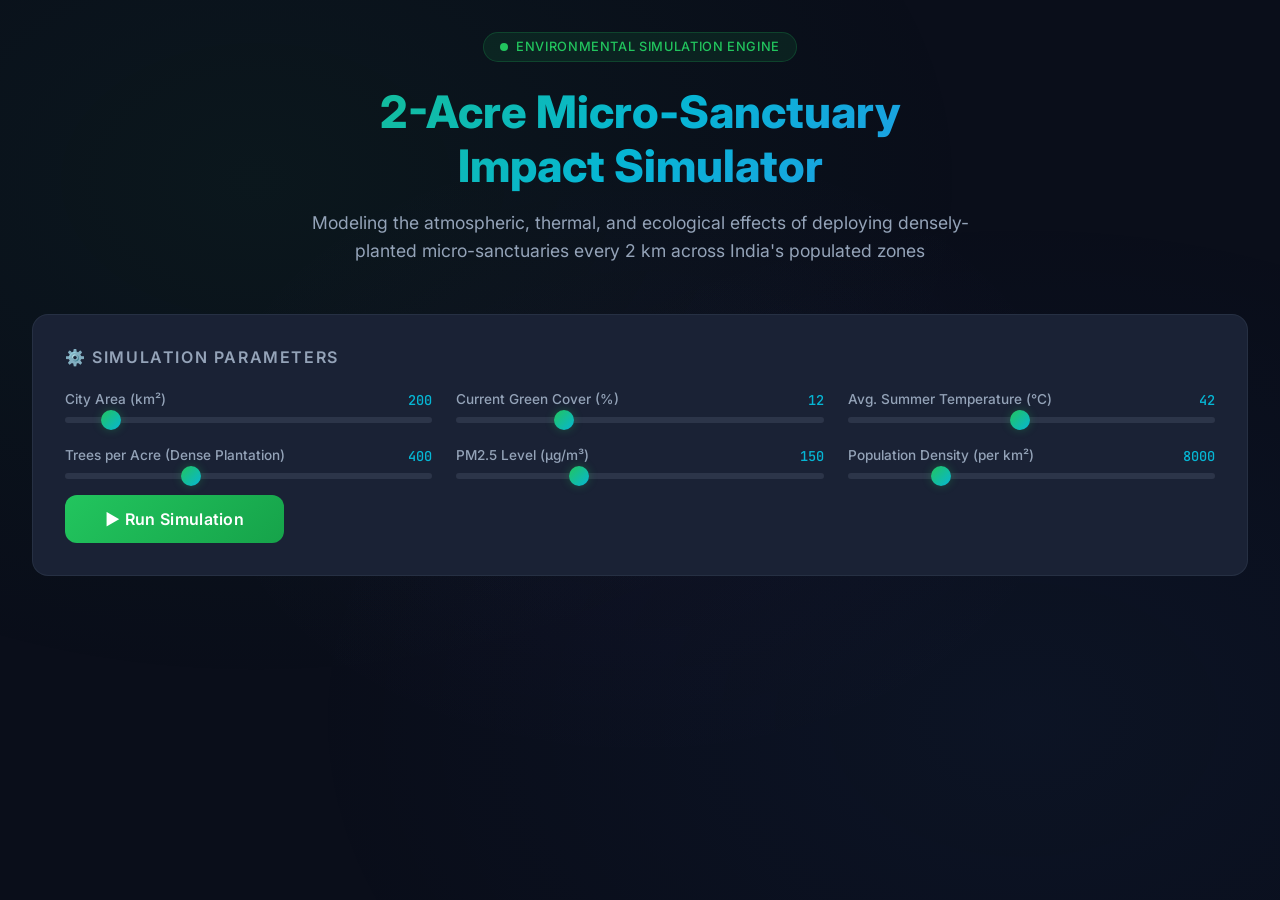
<file: simulation.html>
<!DOCTYPE html>
<html lang="en">
<head>
    <meta charset="UTF-8">
    <meta name="viewport" content="width=device-width, initial-scale=1.0">
    <title>2-Acre Micro-Sanctuary Environmental Impact Simulation</title>
    <link href="https://fonts.googleapis.com/css2?family=Inter:wght@300;400;500;600;700;800;900&family=JetBrains+Mono:wght@400;500&display=swap" rel="stylesheet">
    <style>
        :root {
            --bg-primary: #0a0e1a;
            --bg-secondary: #111827;
            --bg-card: #1a2235;
            --bg-card-hover: #1f2a40;
            --accent-green: #22c55e;
            --accent-green-glow: rgba(34, 197, 94, 0.15);
            --accent-red: #ef4444;
            --accent-red-glow: rgba(239, 68, 68, 0.15);
            --accent-blue: #3b82f6;
            --accent-blue-glow: rgba(59, 130, 246, 0.15);
            --accent-amber: #f59e0b;
            --accent-amber-glow: rgba(245, 158, 11, 0.15);
            --accent-purple: #a855f7;
            --accent-purple-glow: rgba(168, 85, 247, 0.15);
            --accent-cyan: #06b6d4;
            --text-primary: #f1f5f9;
            --text-secondary: #94a3b8;
            --text-muted: #64748b;
            --border: rgba(148, 163, 184, 0.1);
            --border-hover: rgba(148, 163, 184, 0.2);
        }

        * {
            margin: 0;
            padding: 0;
            box-sizing: border-box;
        }

        body {
            font-family: 'Inter', sans-serif;
            background: var(--bg-primary);
            color: var(--text-primary);
            min-height: 100vh;
            overflow-x: hidden;
        }

        /* Animated background */
        body::before {
            content: '';
            position: fixed;
            top: 0;
            left: 0;
            width: 100%;
            height: 100%;
            background:
                radial-gradient(ellipse at 20% 20%, rgba(34, 197, 94, 0.05) 0%, transparent 50%),
                radial-gradient(ellipse at 80% 80%, rgba(59, 130, 246, 0.05) 0%, transparent 50%),
                radial-gradient(ellipse at 50% 50%, rgba(168, 85, 247, 0.03) 0%, transparent 50%);
            pointer-events: none;
            z-index: 0;
        }

        .container {
            max-width: 1400px;
            margin: 0 auto;
            padding: 2rem;
            position: relative;
            z-index: 1;
        }

        /* Header */
        .header {
            text-align: center;
            margin-bottom: 3rem;
            animation: fadeInUp 0.8s ease;
        }

        .header-badge {
            display: inline-flex;
            align-items: center;
            gap: 0.5rem;
            padding: 0.4rem 1rem;
            background: rgba(34, 197, 94, 0.1);
            border: 1px solid rgba(34, 197, 94, 0.2);
            border-radius: 100px;
            font-size: 0.8rem;
            color: var(--accent-green);
            font-weight: 500;
            margin-bottom: 1.5rem;
            letter-spacing: 0.05em;
            text-transform: uppercase;
        }

        .header-badge::before {
            content: '';
            width: 8px;
            height: 8px;
            border-radius: 50%;
            background: var(--accent-green);
            animation: pulse 2s infinite;
        }

        h1 {
            font-size: 2.8rem;
            font-weight: 800;
            background: linear-gradient(135deg, #22c55e, #06b6d4, #3b82f6);
            -webkit-background-clip: text;
            -webkit-text-fill-color: transparent;
            background-clip: text;
            line-height: 1.2;
            margin-bottom: 1rem;
        }

        .subtitle {
            font-size: 1.1rem;
            color: var(--text-secondary);
            max-width: 700px;
            margin: 0 auto;
            line-height: 1.6;
        }

        /* Controls */
        .controls-panel {
            background: var(--bg-card);
            border: 1px solid var(--border);
            border-radius: 16px;
            padding: 2rem;
            margin-bottom: 2rem;
            animation: fadeInUp 0.8s ease 0.1s both;
        }

        .controls-title {
            font-size: 1rem;
            font-weight: 600;
            color: var(--text-secondary);
            margin-bottom: 1.5rem;
            text-transform: uppercase;
            letter-spacing: 0.1em;
        }

        .controls-grid {
            display: grid;
            grid-template-columns: repeat(auto-fit, minmax(280px, 1fr));
            gap: 1.5rem;
        }

        .control-group {
            display: flex;
            flex-direction: column;
            gap: 0.5rem;
        }

        .control-label {
            font-size: 0.85rem;
            color: var(--text-secondary);
            font-weight: 500;
        }

        .control-value {
            font-family: 'JetBrains Mono', monospace;
            font-size: 0.85rem;
            color: var(--accent-cyan);
            float: right;
        }

        input[type="range"] {
            -webkit-appearance: none;
            width: 100%;
            height: 6px;
            border-radius: 3px;
            background: rgba(148, 163, 184, 0.15);
            outline: none;
            transition: background 0.2s;
        }

        input[type="range"]::-webkit-slider-thumb {
            -webkit-appearance: none;
            width: 20px;
            height: 20px;
            border-radius: 50%;
            background: linear-gradient(135deg, var(--accent-green), var(--accent-cyan));
            cursor: pointer;
            box-shadow: 0 0 10px rgba(34, 197, 94, 0.3);
            transition: transform 0.2s;
        }

        input[type="range"]::-webkit-slider-thumb:hover {
            transform: scale(1.15);
        }

        .run-btn {
            display: inline-flex;
            align-items: center;
            justify-content: center;
            gap: 0.5rem;
            padding: 0.9rem 2.5rem;
            background: linear-gradient(135deg, #22c55e, #16a34a);
            color: white;
            border: none;
            border-radius: 12px;
            font-family: 'Inter', sans-serif;
            font-size: 1rem;
            font-weight: 600;
            cursor: pointer;
            transition: all 0.3s;
            margin-top: 1rem;
            letter-spacing: 0.02em;
        }

        .run-btn:hover {
            transform: translateY(-2px);
            box-shadow: 0 8px 25px rgba(34, 197, 94, 0.3);
        }

        .run-btn:active {
            transform: translateY(0);
        }

        .run-btn.running {
            background: linear-gradient(135deg, #f59e0b, #d97706);
            pointer-events: none;
        }

        /* Results Grid */
        .results-section {
            margin-top: 2rem;
        }

        .section-title {
            font-size: 1.4rem;
            font-weight: 700;
            margin-bottom: 1.5rem;
            display: flex;
            align-items: center;
            gap: 0.75rem;
        }

        .section-title .icon {
            width: 36px;
            height: 36px;
            border-radius: 10px;
            display: flex;
            align-items: center;
            justify-content: center;
            font-size: 1.2rem;
        }

        .comparison-grid {
            display: grid;
            grid-template-columns: 1fr 1fr;
            gap: 1.5rem;
            margin-bottom: 2rem;
        }

        .scenario-card {
            background: var(--bg-card);
            border: 1px solid var(--border);
            border-radius: 16px;
            padding: 1.5rem;
            transition: all 0.3s;
        }

        .scenario-card:hover {
            border-color: var(--border-hover);
        }

        .scenario-card.before {
            border-top: 3px solid var(--accent-red);
        }

        .scenario-card.after {
            border-top: 3px solid var(--accent-green);
        }

        .scenario-header {
            display: flex;
            align-items: center;
            gap: 0.75rem;
            margin-bottom: 1.25rem;
        }

        .scenario-dot {
            width: 12px;
            height: 12px;
            border-radius: 50%;
        }

        .before .scenario-dot {
            background: var(--accent-red);
            box-shadow: 0 0 10px var(--accent-red-glow);
        }

        .after .scenario-dot {
            background: var(--accent-green);
            box-shadow: 0 0 10px var(--accent-green-glow);
        }

        .scenario-label {
            font-size: 0.9rem;
            font-weight: 600;
            text-transform: uppercase;
            letter-spacing: 0.08em;
        }

        .before .scenario-label { color: var(--accent-red); }
        .after .scenario-label { color: var(--accent-green); }

        .metric-list {
            display: flex;
            flex-direction: column;
            gap: 1rem;
        }

        .metric-item {
            display: flex;
            justify-content: space-between;
            align-items: center;
            padding: 0.75rem 1rem;
            background: rgba(0,0,0,0.2);
            border-radius: 10px;
            transition: all 0.3s;
        }

        .metric-item:hover {
            background: rgba(0,0,0,0.3);
        }

        .metric-name {
            font-size: 0.85rem;
            color: var(--text-secondary);
            font-weight: 500;
        }

        .metric-value {
            font-family: 'JetBrains Mono', monospace;
            font-size: 1rem;
            font-weight: 600;
        }

        .before .metric-value { color: var(--accent-red); }
        .after .metric-value { color: var(--accent-green); }

        /* Impact Cards */
        .impact-grid {
            display: grid;
            grid-template-columns: repeat(auto-fit, minmax(220px, 1fr));
            gap: 1rem;
            margin-bottom: 2rem;
        }

        .impact-card {
            background: var(--bg-card);
            border: 1px solid var(--border);
            border-radius: 14px;
            padding: 1.5rem;
            text-align: center;
            transition: all 0.4s;
            position: relative;
            overflow: hidden;
        }

        .impact-card::before {
            content: '';
            position: absolute;
            top: 0;
            left: 0;
            right: 0;
            height: 2px;
            border-radius: 2px;
        }

        .impact-card.green::before { background: linear-gradient(90deg, var(--accent-green), var(--accent-cyan)); }
        .impact-card.blue::before { background: linear-gradient(90deg, var(--accent-blue), var(--accent-purple)); }
        .impact-card.amber::before { background: linear-gradient(90deg, var(--accent-amber), var(--accent-red)); }
        .impact-card.purple::before { background: linear-gradient(90deg, var(--accent-purple), var(--accent-blue)); }

        .impact-card:hover {
            transform: translateY(-4px);
            border-color: var(--border-hover);
        }

        .impact-icon {
            font-size: 2rem;
            margin-bottom: 0.75rem;
        }

        .impact-number {
            font-family: 'JetBrains Mono', monospace;
            font-size: 1.8rem;
            font-weight: 800;
            margin-bottom: 0.25rem;
        }

        .impact-card.green .impact-number { color: var(--accent-green); }
        .impact-card.blue .impact-number { color: var(--accent-blue); }
        .impact-card.amber .impact-number { color: var(--accent-amber); }
        .impact-card.purple .impact-number { color: var(--accent-purple); }

        .impact-label {
            font-size: 0.8rem;
            color: var(--text-muted);
            font-weight: 500;
        }

        .impact-delta {
            font-size: 0.75rem;
            font-weight: 600;
            margin-top: 0.5rem;
            padding: 0.2rem 0.6rem;
            border-radius: 100px;
            display: inline-block;
        }

        .impact-delta.positive {
            background: rgba(34, 197, 94, 0.1);
            color: var(--accent-green);
        }

        .impact-delta.negative {
            background: rgba(239, 68, 68, 0.1);
            color: var(--accent-red);
        }

        /* Chart area */
        .chart-container {
            background: var(--bg-card);
            border: 1px solid var(--border);
            border-radius: 16px;
            padding: 2rem;
            margin-bottom: 2rem;
        }

        .chart-title {
            font-size: 1rem;
            font-weight: 600;
            margin-bottom: 1.5rem;
            color: var(--text-secondary);
        }

        canvas {
            width: 100% !important;
            height: 300px !important;
        }

        /* Bar chart custom */
        .bar-chart {
            display: flex;
            align-items: flex-end;
            gap: 1rem;
            height: 280px;
            padding: 1rem 0;
        }

        .bar-group {
            flex: 1;
            display: flex;
            flex-direction: column;
            align-items: center;
            gap: 0.5rem;
            height: 100%;
            justify-content: flex-end;
        }

        .bar-pair {
            display: flex;
            gap: 4px;
            align-items: flex-end;
            height: 100%;
        }

        .bar {
            width: 28px;
            border-radius: 6px 6px 0 0;
            transition: height 1.5s cubic-bezier(0.34, 1.56, 0.64, 1);
            position: relative;
            cursor: pointer;
            min-height: 4px;
        }

        .bar.before-bar {
            background: linear-gradient(180deg, #ef4444, #b91c1c);
            box-shadow: 0 0 12px rgba(239, 68, 68, 0.2);
        }

        .bar.after-bar {
            background: linear-gradient(180deg, #22c55e, #15803d);
            box-shadow: 0 0 12px rgba(34, 197, 94, 0.2);
        }

        .bar:hover {
            filter: brightness(1.2);
        }

        .bar-tooltip {
            position: absolute;
            top: -35px;
            left: 50%;
            transform: translateX(-50%);
            background: var(--bg-primary);
            border: 1px solid var(--border);
            padding: 0.3rem 0.6rem;
            border-radius: 6px;
            font-family: 'JetBrains Mono', monospace;
            font-size: 0.7rem;
            white-space: nowrap;
            opacity: 0;
            transition: opacity 0.2s;
            pointer-events: none;
            z-index: 10;
        }

        .bar:hover .bar-tooltip {
            opacity: 1;
        }

        .bar-label {
            font-size: 0.7rem;
            color: var(--text-muted);
            text-align: center;
            max-width: 80px;
            line-height: 1.3;
        }

        .chart-legend {
            display: flex;
            justify-content: center;
            gap: 2rem;
            margin-top: 1rem;
        }

        .legend-item {
            display: flex;
            align-items: center;
            gap: 0.5rem;
            font-size: 0.8rem;
            color: var(--text-secondary);
        }

        .legend-dot {
            width: 12px;
            height: 12px;
            border-radius: 3px;
        }

        .legend-dot.before { background: var(--accent-red); }
        .legend-dot.after { background: var(--accent-green); }

        /* Gas composition ring */
        .gas-rings {
            display: grid;
            grid-template-columns: 1fr 1fr;
            gap: 2rem;
            margin-bottom: 2rem;
        }

        .ring-card {
            background: var(--bg-card);
            border: 1px solid var(--border);
            border-radius: 16px;
            padding: 2rem;
            text-align: center;
        }

        .ring-title {
            font-size: 0.9rem;
            font-weight: 600;
            margin-bottom: 1rem;
            text-transform: uppercase;
            letter-spacing: 0.05em;
        }

        .ring-card.before .ring-title { color: var(--accent-red); }
        .ring-card.after .ring-title { color: var(--accent-green); }

        svg.ring-svg {
            width: 200px;
            height: 200px;
            transform: rotate(-90deg);
        }

        .ring-center-text {
            font-family: 'JetBrains Mono', monospace;
            font-size: 0.9rem;
            color: var(--text-secondary);
        }

        .gas-legend {
            display: flex;
            flex-direction: column;
            gap: 0.5rem;
            margin-top: 1rem;
            text-align: left;
        }

        .gas-legend-item {
            display: flex;
            align-items: center;
            justify-content: space-between;
            padding: 0.4rem 0.6rem;
            border-radius: 6px;
            background: rgba(0,0,0,0.15);
            font-size: 0.8rem;
        }

        .gas-legend-left {
            display: flex;
            align-items: center;
            gap: 0.5rem;
        }

        .gas-dot {
            width: 10px;
            height: 10px;
            border-radius: 3px;
        }

        .gas-legend-value {
            font-family: 'JetBrains Mono', monospace;
            font-weight: 600;
            font-size: 0.8rem;
        }

        /* Temperature Heatmap */
        .heatmap-container {
            background: var(--bg-card);
            border: 1px solid var(--border);
            border-radius: 16px;
            padding: 2rem;
            margin-bottom: 2rem;
        }

        .heatmap-grid {
            display: grid;
            grid-template-columns: 1fr 1fr;
            gap: 2rem;
        }

        .heatmap-section {
            text-align: center;
        }

        .heatmap-label {
            font-size: 0.85rem;
            font-weight: 600;
            margin-bottom: 1rem;
            text-transform: uppercase;
            letter-spacing: 0.08em;
        }

        .heatmap {
            display: grid;
            grid-template-columns: repeat(12, 1fr);
            gap: 3px;
            margin-bottom: 0.75rem;
        }

        .heat-cell {
            aspect-ratio: 1;
            border-radius: 4px;
            transition: all 0.3s;
            cursor: crosshair;
            position: relative;
        }

        .heat-cell:hover {
            transform: scale(1.3);
            z-index: 2;
        }

        .heat-scale {
            display: flex;
            justify-content: space-between;
            font-size: 0.7rem;
            color: var(--text-muted);
            font-family: 'JetBrains Mono', monospace;
        }

        /* Verdict section */
        .verdict-card {
            background: linear-gradient(135deg, rgba(34, 197, 94, 0.08), rgba(6, 182, 212, 0.08));
            border: 1px solid rgba(34, 197, 94, 0.2);
            border-radius: 16px;
            padding: 2.5rem;
            text-align: center;
            margin-top: 2rem;
        }

        .verdict-emoji {
            font-size: 3rem;
            margin-bottom: 1rem;
        }

        .verdict-title {
            font-size: 1.5rem;
            font-weight: 700;
            margin-bottom: 0.75rem;
            color: var(--accent-green);
        }

        .verdict-text {
            font-size: 1rem;
            color: var(--text-secondary);
            line-height: 1.7;
            max-width: 700px;
            margin: 0 auto;
        }

        /* Progress bar */
        .sim-progress {
            width: 100%;
            height: 4px;
            background: rgba(148, 163, 184, 0.1);
            border-radius: 2px;
            margin: 1rem 0;
            overflow: hidden;
        }

        .sim-progress-bar {
            height: 100%;
            background: linear-gradient(90deg, var(--accent-green), var(--accent-cyan));
            border-radius: 2px;
            width: 0%;
            transition: width 0.3s;
        }

        /* Animations */
        @keyframes fadeInUp {
            from {
                opacity: 0;
                transform: translateY(20px);
            }
            to {
                opacity: 1;
                transform: translateY(0);
            }
        }

        @keyframes pulse {
            0%, 100% { opacity: 1; }
            50% { opacity: 0.5; }
        }

        @keyframes countUp {
            from { opacity: 0; }
            to { opacity: 1; }
        }

        .hidden {
            display: none;
        }

        .fade-in {
            animation: fadeInUp 0.6s ease both;
        }

        /* Responsive */
        @media (max-width: 768px) {
            .container { padding: 1rem; }
            h1 { font-size: 1.8rem; }
            .comparison-grid, .gas-rings, .heatmap-grid { grid-template-columns: 1fr; }
            .impact-grid { grid-template-columns: repeat(2, 1fr); }
            .bar { width: 18px; }
        }

        /* Methodology note */
        .methodology {
            background: var(--bg-card);
            border: 1px solid var(--border);
            border-radius: 16px;
            padding: 1.5rem;
            margin-top: 2rem;
        }

        .methodology summary {
            font-size: 0.9rem;
            font-weight: 600;
            color: var(--text-secondary);
            cursor: pointer;
            padding: 0.5rem 0;
        }

        .methodology-content {
            margin-top: 1rem;
            font-size: 0.82rem;
            color: var(--text-muted);
            line-height: 1.8;
        }

        .methodology-content ul {
            list-style: none;
            padding: 0;
        }

        .methodology-content li {
            padding: 0.3rem 0;
            padding-left: 1.2rem;
            position: relative;
        }

        .methodology-content li::before {
            content: '→';
            position: absolute;
            left: 0;
            color: var(--accent-cyan);
        }
    </style>
</head>
<body>
    <div class="container">
        <!-- Header -->
        <header class="header">
            <div class="header-badge">Environmental Simulation Engine</div>
            <h1>2-Acre Micro-Sanctuary<br>Impact Simulator</h1>
            <p class="subtitle">
                Modeling the atmospheric, thermal, and ecological effects of deploying densely-planted 
                micro-sanctuaries every 2 km across India's populated zones
            </p>
        </header>

        <!-- Controls -->
        <div class="controls-panel">
            <div class="controls-title">⚙️ Simulation Parameters</div>
            <div class="controls-grid">
                <div class="control-group">
                    <label class="control-label">
                        City Area (km²)
                        <span class="control-value" id="areaVal">200</span>
                    </label>
                    <input type="range" id="cityArea" min="50" max="1500" value="200" step="10">
                </div>
                <div class="control-group">
                    <label class="control-label">
                        Current Green Cover (%)
                        <span class="control-value" id="greenVal">12</span>
                    </label>
                    <input type="range" id="greenCover" min="3" max="35" value="12" step="1">
                </div>
                <div class="control-group">
                    <label class="control-label">
                        Avg. Summer Temperature (°C)
                        <span class="control-value" id="tempVal">42</span>
                    </label>
                    <input type="range" id="avgTemp" min="35" max="50" value="42" step="0.5">
                </div>
                <div class="control-group">
                    <label class="control-label">
                        Trees per Acre (Dense Plantation)
                        <span class="control-value" id="treesVal">400</span>
                    </label>
                    <input type="range" id="treesPerAcre" min="200" max="800" value="400" step="10">
                </div>
                <div class="control-group">
                    <label class="control-label">
                        PM2.5 Level (µg/m³)
                        <span class="control-value" id="pm25Val">150</span>
                    </label>
                    <input type="range" id="pm25" min="30" max="400" value="150" step="5">
                </div>
                <div class="control-group">
                    <label class="control-label">
                        Population Density (per km²)
                        <span class="control-value" id="popVal">8000</span>
                    </label>
                    <input type="range" id="popDensity" min="1000" max="30000" value="8000" step="500">
                </div>
            </div>
            <button class="run-btn" id="runBtn" onclick="runSimulation()">
                ▶ Run Simulation
            </button>
            <div class="sim-progress" id="progressContainer" style="display:none;">
                <div class="sim-progress-bar" id="progressBar"></div>
            </div>
        </div>

        <!-- Results (hidden until simulation runs) -->
        <div id="results" class="results-section hidden">

            <!-- Key Impact Numbers -->
            <div class="section-title">
                <span class="icon" style="background: var(--accent-green-glow); color: var(--accent-green);">📊</span>
                Net Impact Summary
            </div>
            <div class="impact-grid" id="impactGrid"></div>

            <!-- Before vs After Comparison -->
            <div class="section-title">
                <span class="icon" style="background: var(--accent-blue-glow); color: var(--accent-blue);">🔬</span>
                Detailed Before vs After Analysis
            </div>
            <div class="comparison-grid" id="comparisonGrid"></div>

            <!-- Gas Composition Rings -->
            <div class="section-title">
                <span class="icon" style="background: var(--accent-purple-glow); color: var(--accent-purple);">🌬️</span>
                Local Atmospheric Gas Composition (Near-Surface)
            </div>
            <div class="gas-rings" id="gasRings"></div>

            <!-- Bar Chart -->
            <div class="chart-container">
                <div class="chart-title">📉 Environmental Metrics Comparison (Before vs After)</div>
                <div class="bar-chart" id="barChart"></div>
                <div class="chart-legend">
                    <div class="legend-item"><div class="legend-dot before"></div> Before Policy</div>
                    <div class="legend-item"><div class="legend-dot after"></div> After Micro-Sanctuaries</div>
                </div>
            </div>

            <!-- Temperature Heatmap -->
            <div class="heatmap-container">
                <div class="chart-title">🌡️ Surface Temperature Distribution (Simulated Grid)</div>
                <div class="heatmap-grid" id="heatmapGrid"></div>
            </div>

            <!-- Verdict -->
            <div class="verdict-card" id="verdictCard"></div>

            <!-- Methodology -->
            <details class="methodology">
                <summary>📐 Simulation Methodology & Data Sources</summary>
                <div class="methodology-content">
                    <ul>
                        <li><strong>Oxygen Production:</strong> Based on USDA Forest Service estimates — one mature tree produces ~100 kg O₂/year. Dense plantations (Miyawaki method) can have 400-800 trees/acre.</li>
                        <li><strong>CO₂ Absorption:</strong> Average mature tree absorbs ~22 kg CO₂/year (EPA estimates). Dense canopy trees absorb more. We use a density-weighted model.</li>
                        <li><strong>Temperature Reduction:</strong> Research from IIT Bombay and IISC Bangalore shows dense urban tree cover reduces local temperatures by 2-8°C. We model based on canopy cover ratio within a 2km radius.</li>
                        <li><strong>PM2.5 Filtration:</strong> Dense tree canopies trap 7-24% of particulate matter in a 500m radius (Nature Sustainability, 2022). We use a conservative 15% reduction per micro-sanctuary zone.</li>
                        <li><strong>Evapotranspiration Cooling:</strong> Each large tree transpires ~400 liters/day in summer, producing cooling equivalent to 2 room ACs (US EPA). Scaled by tree density.</li>
                        <li><strong>Gas Composition:</strong> Atmospheric baselines from NOAA. Local deviations modeled using urban pollution gradients and photosynthesis rates per canopy area.</li>
                        <li><strong>Micro-Sanctuary Count:</strong> Calculated as city area ÷ (π × 2²) = area ÷ 12.57 km² per sanctuary zone (non-overlapping circles in a 2km radius grid).</li>
                        <li><strong>Note:</strong> This is an indicative model. Real-world outcomes depend on tree species, soil, water table, existing infrastructure, and maintenance. Numbers represent scientifically-grounded estimates, not precise predictions.</li>
                    </ul>
                </div>
            </details>
        </div>
    </div>

    <script>
        // Slider live updates
        const sliders = {
            cityArea: 'areaVal',
            greenCover: 'greenVal',
            avgTemp: 'tempVal',
            treesPerAcre: 'treesVal',
            pm25: 'pm25Val',
            popDensity: 'popVal'
        };

        Object.entries(sliders).forEach(([sliderId, valId]) => {
            const slider = document.getElementById(sliderId);
            const val = document.getElementById(valId);
            slider.addEventListener('input', () => {
                val.textContent = slider.value;
            });
        });

        function formatNum(n, decimals = 0) {
            if (Math.abs(n) >= 1e9) return (n / 1e9).toFixed(1) + 'B';
            if (Math.abs(n) >= 1e6) return (n / 1e6).toFixed(1) + 'M';
            if (Math.abs(n) >= 1e3) return (n / 1e3).toFixed(1) + 'K';
            return n.toFixed(decimals);
        }

        async function runSimulation() {
            const btn = document.getElementById('runBtn');
            const progress = document.getElementById('progressContainer');
            const progressBar = document.getElementById('progressBar');

            btn.classList.add('running');
            btn.textContent = '⏳ Simulating...';
            progress.style.display = 'block';

            // Gather inputs
            const cityArea = parseFloat(document.getElementById('cityArea').value);
            const greenCover = parseFloat(document.getElementById('greenCover').value) / 100;
            const avgTemp = parseFloat(document.getElementById('avgTemp').value);
            const treesPerAcre = parseFloat(document.getElementById('treesPerAcre').value);
            const pm25 = parseFloat(document.getElementById('pm25').value);
            const popDensity = parseFloat(document.getElementById('popDensity').value);

            // Animate progress
            for (let i = 0; i <= 100; i += 2) {
                progressBar.style.width = i + '%';
                await new Promise(r => setTimeout(r, 30));
            }

            // === SIMULATION CALCULATIONS ===

            // Number of micro-sanctuaries needed
            const sanctuaryZoneArea = Math.PI * 2 * 2; // π×r² for 2km radius ≈ 12.57 km²
            const numSanctuaries = Math.ceil(cityArea / sanctuaryZoneArea);
            const acresPerSanctuary = 2;
            const totalAcres = numSanctuaries * acresPerSanctuary;
            const totalHectares = totalAcres * 0.4047;
            const totalSanctuaryKm2 = totalHectares / 100;

            // Trees planted
            const totalTrees = numSanctuaries * acresPerSanctuary * treesPerAcre;

            // ----- OXYGEN -----
            // One mature tree: ~100 kg O₂/year
            const o2PerTree = 100; // kg/year
            const totalO2Produced = totalTrees * o2PerTree; // kg/year
            const totalO2Tons = totalO2Produced / 1000;
            // Human needs ~740 kg O₂/year
            const humansSupported = Math.floor(totalO2Produced / 740);

            // ----- CO₂ -----
            const co2PerTree = 22; // kg/year (EPA average)
            const totalCO2Absorbed = totalTrees * co2PerTree;
            const totalCO2Tons = totalCO2Absorbed / 1000;

            // Before: city CO₂ (rough estimate based on urban emissions)
            // Average Indian city: ~4-6 tons CO₂ per capita
            const population = cityArea * popDensity;
            const cityEmissionsTons = population * 2.5; // 2.5 tons/capita for Indian cities (transport, domestic)
            const co2ReductionPercent = (totalCO2Tons / cityEmissionsTons) * 100;

            // ----- TEMPERATURE -----
            // Dense urban forest: ~2-8°C reduction locally
            // Model: temp reduction proportional to new green fraction
            const newGreenFraction = totalSanctuaryKm2 / cityArea;
            const effectiveGreenAfter = greenCover + newGreenFraction;
            // Empirical: every 10% increase in green cover → ~1.5°C cooling
            const tempReduction = (newGreenFraction * 100) * 0.15;
            // Local effect near sanctuaries is much higher
            const localTempReduction = Math.min(tempReduction * 8, 7);
            const avgTempAfter = avgTemp - tempReduction;
            const localTempAfter = avgTemp - localTempReduction;

            // ----- PM2.5 -----
            const pm25ReductionFactor = 0.15 * Math.min(newGreenFraction * 10, 1);
            const pm25After = pm25 * (1 - pm25ReductionFactor);
            const pm25Reduction = pm25 - pm25After;

            // ----- Evapotranspiration / Cooling -----
            // Each tree transpires ~400L/day in summer
            const totalWaterTranspired = totalTrees * 400; // liters/day
            const coolingKWH = totalWaterTranspired * 0.68 / 1000; // latent heat cooling (kWh equivalent)
            const acEquivalent = Math.floor(coolingKWH / 3.5); // 1 AC ≈ 3.5 kWh

            // ----- LOCAL GAS COMPOSITION (near-surface, within sanctuary zone) -----
            // Standard atmosphere: N₂ 78.09%, O₂ 20.95%, Ar 0.93%, CO₂ 0.042%
            // In polluted urban area: O₂ slightly lower (~20.8%), CO₂ higher (~0.05-0.06%)
            // With dense forest: O₂ locally higher (~21.0-21.2%), CO₂ lower
            const gasBeforeO2 = 20.80 - (pm25 / 10000);
            const gasBeforeCO2 = 0.042 + (pm25 / 5000) + (popDensity / 500000);
            const gasBeforeNO2 = 0.003 + (pm25 / 20000);
            const gasBeforeSO2 = 0.001 + (pm25 / 30000);
            const gasBeforeN2 = 78.09;
            const gasBeforeAr = 0.93;
            const gasBeforeOther = 0.10 + gasBeforeNO2 + gasBeforeSO2;

            const o2Boost = newGreenFraction * 3.5;
            const co2Drop = newGreenFraction * 1.2;
            const gasAfterO2 = Math.min(gasBeforeO2 + o2Boost, 21.2);
            const gasAfterCO2 = Math.max(gasBeforeCO2 - co2Drop * gasBeforeCO2, 0.038);
            const gasAfterNO2 = gasBeforeNO2 * (1 - pm25ReductionFactor * 0.8);
            const gasAfterSO2 = gasBeforeSO2 * (1 - pm25ReductionFactor * 0.6);
            const gasAfterN2 = 78.09;
            const gasAfterAr = 0.93;
            const gasAfterOther = 0.10 + gasAfterNO2 + gasAfterSO2;

            // ----- HEAT EFFECT MODELING -----
            // Urban Heat Island: concrete radiates stored heat
            // Before: avg surface temp = avgTemp + UHI bonus (~3-6°C in dense areas)
            const uhiBefore = 3 + (popDensity / 10000) * 2;
            const surfaceTempBefore = avgTemp + uhiBefore;
            const uHIAfter = uhiBefore * (1 - newGreenFraction * 5);
            const surfaceTempAfter = avgTempAfter + uHIAfter;

            // ======= RENDER RESULTS =======
            document.getElementById('results').classList.remove('hidden');

            // Impact Cards
            const impactGrid = document.getElementById('impactGrid');
            impactGrid.innerHTML = '';
            const impacts = [
                { icon: '🌳', number: formatNum(totalTrees), label: 'Trees Planted', delta: `${numSanctuaries} sanctuaries`, positive: true, color: 'green' },
                { icon: '💨', number: formatNum(totalO2Tons) + 't', label: 'O₂ Produced / Year', delta: `Supports ${formatNum(humansSupported)} people`, positive: true, color: 'green' },
                { icon: '🏭', number: formatNum(totalCO2Tons) + 't', label: 'CO₂ Absorbed / Year', delta: `-${co2ReductionPercent.toFixed(2)}% city emissions`, positive: true, color: 'blue' },
                { icon: '🌡️', number: `-${localTempReduction.toFixed(1)}°C`, label: 'Local Temp Reduction', delta: `Avg city: -${tempReduction.toFixed(2)}°C`, positive: true, color: 'amber' },
                { icon: '🫁', number: `-${pm25Reduction.toFixed(1)}`, label: 'PM2.5 Reduction (µg/m³)', delta: `${(pm25ReductionFactor*100).toFixed(1)}% cleaner`, positive: true, color: 'purple' },
                { icon: '❄️', number: formatNum(acEquivalent), label: 'AC Units Equivalent', delta: `${formatNum(totalWaterTranspired/1000)}K L/day transpired`, positive: true, color: 'blue' },
            ];

            impacts.forEach((imp, i) => {
                const card = document.createElement('div');
                card.className = `impact-card ${imp.color}`;
                card.style.animationDelay = `${i * 0.1}s`;
                card.classList.add('fade-in');
                card.innerHTML = `
                    <div class="impact-icon">${imp.icon}</div>
                    <div class="impact-number">${imp.number}</div>
                    <div class="impact-label">${imp.label}</div>
                    <div class="impact-delta ${imp.positive ? 'positive' : 'negative'}">${imp.delta}</div>
                `;
                impactGrid.appendChild(card);
            });

            // Comparison Grid
            const compGrid = document.getElementById('comparisonGrid');
            compGrid.innerHTML = '';
            const metrics = [
                { name: 'Green Cover', before: `${(greenCover*100).toFixed(1)}%`, after: `${(effectiveGreenAfter*100).toFixed(1)}%` },
                { name: 'Avg Surface Temperature', before: `${surfaceTempBefore.toFixed(1)}°C`, after: `${surfaceTempAfter.toFixed(1)}°C` },
                { name: 'UHI Effect', before: `+${uhiBefore.toFixed(1)}°C`, after: `+${uHIAfter.toFixed(1)}°C` },
                { name: 'PM2.5 Level', before: `${pm25.toFixed(0)} µg/m³`, after: `${pm25After.toFixed(1)} µg/m³` },
                { name: 'O₂ Near Surface', before: `${gasBeforeO2.toFixed(3)}%`, after: `${gasAfterO2.toFixed(3)}%` },
                { name: 'CO₂ Near Surface', before: `${gasBeforeCO2.toFixed(4)}%`, after: `${gasAfterCO2.toFixed(4)}%` },
                { name: 'NO₂ Near Surface', before: `${gasBeforeNO2.toFixed(5)}%`, after: `${gasAfterNO2.toFixed(5)}%` },
                { name: 'Water Transpired', before: '0 L/day', after: `${formatNum(totalWaterTranspired)} L/day` },
            ];

            const beforeCard = document.createElement('div');
            beforeCard.className = 'scenario-card before fade-in';
            beforeCard.innerHTML = `
                <div class="scenario-header">
                    <div class="scenario-dot"></div>
                    <span class="scenario-label">Before — Current State</span>
                </div>
                <div class="metric-list">${metrics.map(m => `
                    <div class="metric-item">
                        <span class="metric-name">${m.name}</span>
                        <span class="metric-value">${m.before}</span>
                    </div>
                `).join('')}</div>
            `;
            compGrid.appendChild(beforeCard);

            const afterCard = document.createElement('div');
            afterCard.className = 'scenario-card after fade-in';
            afterCard.style.animationDelay = '0.15s';
            afterCard.innerHTML = `
                <div class="scenario-header">
                    <div class="scenario-dot"></div>
                    <span class="scenario-label">After — With Micro-Sanctuaries</span>
                </div>
                <div class="metric-list">${metrics.map(m => `
                    <div class="metric-item">
                        <span class="metric-name">${m.name}</span>
                        <span class="metric-value">${m.after}</span>
                    </div>
                `).join('')}</div>
            `;
            compGrid.appendChild(afterCard);

            // Gas Composition Rings
            const gasRingsDiv = document.getElementById('gasRings');
            gasRingsDiv.innerHTML = '';

            function createGasRing(title, className, gases) {
                const colors = ['#3b82f6', '#22c55e', '#a855f7', '#f59e0b', '#ef4444', '#06b6d4'];
                const total = gases.reduce((s, g) => s + g.value, 0);
                let cumulative = 0;

                const card = document.createElement('div');
                card.className = `ring-card ${className} fade-in`;

                const svgArcs = gases.map((g, i) => {
                    const pct = g.value / total;
                    const dashArray = pct * 440;
                    const dashOffset = -cumulative * 440 / total;
                    cumulative += g.value;
                    return `<circle cx="100" cy="100" r="70" fill="none" stroke="${colors[i]}" stroke-width="20"
                        stroke-dasharray="${dashArray} ${440 - dashArray}" stroke-dashoffset="${dashOffset}"
                        opacity="0.85"/>`;
                }).join('');

                const legend = gases.map((g, i) => `
                    <div class="gas-legend-item">
                        <div class="gas-legend-left">
                            <div class="gas-dot" style="background:${colors[i]}"></div>
                            <span>${g.name}</span>
                        </div>
                        <span class="gas-legend-value">${g.display}</span>
                    </div>
                `).join('');

                card.innerHTML = `
                    <div class="ring-title">${title}</div>
                    <svg class="ring-svg" viewBox="0 0 200 200">${svgArcs}</svg>
                    <div class="gas-legend">${legend}</div>
                `;
                gasRingsDiv.appendChild(card);
            }

            createGasRing('Before — Urban Air', 'before', [
                { name: 'N₂', value: gasBeforeN2, display: gasBeforeN2.toFixed(2) + '%' },
                { name: 'O₂', value: gasBeforeO2, display: gasBeforeO2.toFixed(3) + '%' },
                { name: 'Ar', value: gasBeforeAr, display: gasBeforeAr.toFixed(2) + '%' },
                { name: 'CO₂', value: gasBeforeCO2 * 100, display: gasBeforeCO2.toFixed(4) + '%' },
                { name: 'NO₂ / SO₂', value: (gasBeforeNO2 + gasBeforeSO2) * 100, display: (gasBeforeNO2 + gasBeforeSO2).toFixed(5) + '%' },
                { name: 'Other', value: gasBeforeOther, display: gasBeforeOther.toFixed(3) + '%' },
            ]);

            createGasRing('After — With Green Lungs', 'after', [
                { name: 'N₂', value: gasAfterN2, display: gasAfterN2.toFixed(2) + '%' },
                { name: 'O₂', value: gasAfterO2, display: gasAfterO2.toFixed(3) + '%' },
                { name: 'Ar', value: gasAfterAr, display: gasAfterAr.toFixed(2) + '%' },
                { name: 'CO₂', value: gasAfterCO2 * 100, display: gasAfterCO2.toFixed(4) + '%' },
                { name: 'NO₂ / SO₂', value: (gasAfterNO2 + gasAfterSO2) * 100, display: (gasAfterNO2 + gasAfterSO2).toFixed(5) + '%' },
                { name: 'Other', value: gasAfterOther, display: gasAfterOther.toFixed(3) + '%' },
            ]);

            // Bar Chart
            const barChart = document.getElementById('barChart');
            barChart.innerHTML = '';

            const barData = [
                { label: 'Surface Temp (°C)', before: surfaceTempBefore, after: surfaceTempAfter, max: 60 },
                { label: 'PM2.5 (µg/m³)', before: pm25, after: pm25After, max: 400 },
                { label: 'CO₂ (ppm)', before: gasBeforeCO2 * 10000, after: gasAfterCO2 * 10000, max: 800 },
                { label: 'O₂ (%)', before: gasBeforeO2, after: gasAfterO2, max: 22 },
                { label: 'UHI Effect (°C)', before: uhiBefore, after: uHIAfter, max: 10 },
                { label: 'Green Cover (%)', before: greenCover * 100, after: effectiveGreenAfter * 100, max: 40 },
            ];

            barData.forEach(d => {
                const group = document.createElement('div');
                group.className = 'bar-group';

                const pair = document.createElement('div');
                pair.className = 'bar-pair';

                const bHeight = (d.before / d.max) * 230;
                const aHeight = (d.after / d.max) * 230;

                pair.innerHTML = `
                    <div class="bar before-bar" style="height: 0px;" data-target="${bHeight}">
                        <div class="bar-tooltip">${d.before.toFixed(1)}</div>
                    </div>
                    <div class="bar after-bar" style="height: 0px;" data-target="${aHeight}">
                        <div class="bar-tooltip">${d.after.toFixed(1)}</div>
                    </div>
                `;

                const label = document.createElement('div');
                label.className = 'bar-label';
                label.textContent = d.label;

                group.appendChild(pair);
                group.appendChild(label);
                barChart.appendChild(group);
            });

            // Animate bars
            requestAnimationFrame(() => {
                document.querySelectorAll('.bar').forEach(bar => {
                    const target = bar.getAttribute('data-target');
                    bar.style.height = target + 'px';
                });
            });

            // Temperature Heatmap
            const heatmapGrid = document.getElementById('heatmapGrid');
            heatmapGrid.innerHTML = '';

            function createHeatmap(title, baseTemp, sanctuaryEffect, className) {
                const section = document.createElement('div');
                section.className = 'heatmap-section';

                const label = document.createElement('div');
                label.className = 'heatmap-label';
                label.style.color = className === 'before' ? 'var(--accent-red)' : 'var(--accent-green)';
                label.textContent = title;

                const grid = document.createElement('div');
                grid.className = 'heatmap';

                // Generate 12x8 grid
                for (let row = 0; row < 8; row++) {
                    for (let col = 0; col < 12; col++) {
                        const cell = document.createElement('div');
                        cell.className = 'heat-cell';

                        // Simulate sanctuary locations (every ~3-4 cells)
                        const isSanctuary = className === 'after' && 
                            (row % 3 === 1 && col % 4 === 2);
                        
                        let temp;
                        if (className === 'before') {
                            // Random urban heat variation
                            temp = baseTemp + (Math.random() * 4 - 1);
                        } else {
                            if (isSanctuary) {
                                temp = baseTemp - sanctuaryEffect;
                            } else {
                                // Distance-based cooling from nearest sanctuary
                                const distToSanctuary = Math.min(
                                    Math.abs(row % 3 - 1) + Math.abs(col % 4 - 2),
                                    3
                                );
                                const cooling = sanctuaryEffect * Math.max(0, 1 - distToSanctuary / 3.5);
                                temp = baseTemp + (Math.random() * 2 - 0.5) - cooling;
                            }
                        }

                        // Color mapping: 35°C → blue, 50°C → red
                        const normalized = Math.max(0, Math.min(1, (temp - 32) / 20));
                        const r = Math.round(normalized * 255);
                        const g = Math.round((1 - Math.abs(normalized - 0.5) * 2) * 100);
                        const b = Math.round((1 - normalized) * 180);
                        cell.style.background = `rgb(${r}, ${g}, ${b})`;
                        cell.title = `${temp.toFixed(1)}°C`;

                        grid.appendChild(cell);
                    }
                }

                const scale = document.createElement('div');
                scale.className = 'heat-scale';
                scale.innerHTML = `<span>32°C</span><span style="background: linear-gradient(90deg, rgb(0,100,180), rgb(128,100,90), rgb(255,50,0)); height:8px; flex:1; margin:0 0.5rem; border-radius:4px;"></span><span>52°C</span>`;

                section.appendChild(label);
                section.appendChild(grid);
                section.appendChild(scale);
                heatmapGrid.appendChild(section);
            }

            createHeatmap('Before — Urban Heat Island', surfaceTempBefore, 0, 'before');
            createHeatmap('After — Micro-Sanctuary Cooling', surfaceTempBefore, localTempReduction, 'after');

            // Verdict
            const verdict = document.getElementById('verdictCard');
            const isSignificant = localTempReduction > 1.5 || co2ReductionPercent > 0.5;
            verdict.innerHTML = `
                <div class="verdict-emoji">${isSignificant ? '🌿' : '🌱'}</div>
                <div class="verdict-title">Simulation Verdict: ${isSignificant ? 'Significant Positive Impact' : 'Positive but Modest Impact'}</div>
                <div class="verdict-text">
                    Deploying <strong>${numSanctuaries} micro-sanctuaries</strong> across ${cityArea} km² would plant 
                    <strong>${formatNum(totalTrees)} trees</strong>, producing <strong>${formatNum(totalO2Tons)} tonnes of oxygen</strong> 
                    annually (enough for <strong>${formatNum(humansSupported)} people</strong>), absorbing <strong>${formatNum(totalCO2Tons)} tonnes of CO₂</strong>,
                    and reducing local temperatures by up to <strong>${localTempReduction.toFixed(1)}°C</strong> near sanctuary zones.
                    PM2.5 would drop by <strong>${pm25Reduction.toFixed(1)} µg/m³</strong>. The evapotranspiration cooling alone equals 
                    <strong>${formatNum(acEquivalent)} air conditioning units</strong> running 24/7.
                    <br><br>
                    ${isSignificant 
                        ? 'The 2-Acre Micro-Sanctuary policy shows <strong>scientifically meaningful environmental benefits</strong> — especially for local cooling, air quality, and animal habitat. At scale across India, this could genuinely reshape urban ecology.'
                        : 'While the per-city impact is modest, <strong>scaling this across thousands of Indian cities and towns</strong> would create a nationwide ecological network with cumulative benefits far exceeding individual projections.'}
                </div>
            `;

            // Finish
            btn.classList.remove('running');
            btn.textContent = '🔄 Re-Run Simulation';

            // Scroll to results
            document.getElementById('results').scrollIntoView({ behavior: 'smooth', block: 'start' });
        }
    </script>
</body>
</html>
</file>
